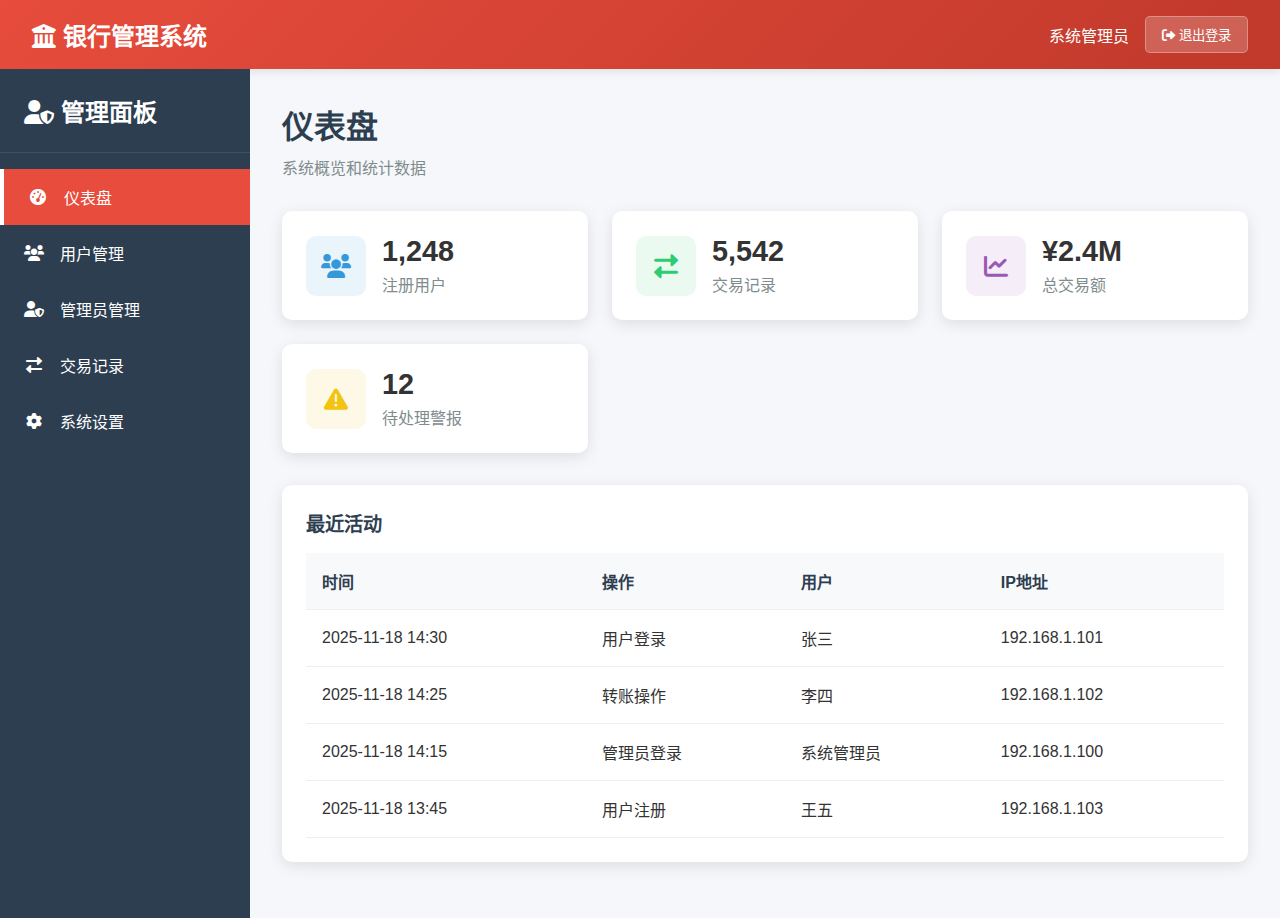
<file: web/admin-home.html>
<!DOCTYPE html>
<html lang="zh-CN">
<head>
    <meta charset="UTF-8">
    <meta name="viewport" content="width=device-width, initial-scale=1.0">
    <title>银行系统 - 管理员后台</title>
    <link rel="stylesheet" href="https://cdnjs.cloudflare.com/ajax/libs/font-awesome/6.0.0/css/all.min.css">
    <style>
        * {
            margin: 0;
            padding: 0;
            box-sizing: border-box;
        }

        body {
            font-family: 'Segoe UI', Tahoma, Geneva, Verdana, sans-serif;
            background-color: #f5f7fa;
            color: #333;
        }

        .header {
            background: linear-gradient(135deg, #e74c3c 0%, #c0392b 100%);
            color: white;
            padding: 1rem 2rem;
            display: flex;
            justify-content: space-between;
            align-items: center;
            box-shadow: 0 2px 10px rgba(0,0,0,0.1);
        }

        .logo {
            font-size: 1.5rem;
            font-weight: bold;
        }

        .user-info {
            display: flex;
            align-items: center;
            gap: 1rem;
        }

        .logout-btn {
            background: rgba(255,255,255,0.2);
            border: 1px solid rgba(255,255,255,0.3);
            color: white;
            padding: 0.5rem 1rem;
            border-radius: 5px;
            cursor: pointer;
            transition: all 0.3s ease;
        }

        .logout-btn:hover {
            background: rgba(255,255,255,0.3);
        }

        .container {
            display: flex;
            min-height: calc(100vh - 70px);
        }

        /* 侧边栏样式 */
        .sidebar {
            width: 250px;
            background: #2c3e50;
            color: white;
            transition: all 0.3s ease;
        }

        .sidebar-header {
            padding: 1.5rem;
            border-bottom: 1px solid rgba(255,255,255,0.1);
        }

        .sidebar-menu {
            padding: 1rem 0;
        }

        .menu-item {
            padding: 1rem 1.5rem;
            display: flex;
            align-items: center;
            gap: 1rem;
            cursor: pointer;
            transition: all 0.3s ease;
        }

        .menu-item:hover {
            background: rgba(255,255,255,0.1);
        }

        .menu-item.active {
            background: #e74c3c;
            border-left: 4px solid #fff;
        }

        .menu-item i {
            width: 20px;
            text-align: center;
        }

        /* 主内容区域 */
        .main-content {
            flex: 1;
            padding: 2rem;
            overflow-y: auto;
        }

        .page-header {
            margin-bottom: 2rem;
        }

        .page-header h1 {
            color: #2c3e50;
            margin-bottom: 0.5rem;
        }

        .page-header p {
            color: #7f8c8d;
        }

        /* 卡片样式 */
        .card {
            background: white;
            border-radius: 10px;
            box-shadow: 0 4px 15px rgba(0,0,0,0.1);
            padding: 1.5rem;
            margin-bottom: 1.5rem;
        }

        .card-header {
            display: flex;
            justify-content: space-between;
            align-items: center;
            margin-bottom: 1rem;
        }

        .card-title {
            font-size: 1.2rem;
            font-weight: 600;
            color: #2c3e50;
        }

        .btn {
            padding: 0.5rem 1rem;
            border-radius: 5px;
            border: none;
            cursor: pointer;
            font-weight: 500;
            transition: all 0.3s ease;
        }

        .btn-primary {
            background: #3498db;
            color: white;
        }

        .btn-primary:hover {
            background: #2980b9;
        }

        .btn-danger {
            background: #e74c3c;
            color: white;
        }

        .btn-danger:hover {
            background: #c0392b;
        }

        /* 表格样式 */
        .table-container {
            overflow-x: auto;
        }

        table {
            width: 100%;
            border-collapse: collapse;
        }

        th, td {
            padding: 1rem;
            text-align: left;
            border-bottom: 1px solid #ecf0f1;
        }

        th {
            background: #f8f9fa;
            font-weight: 600;
            color: #2c3e50;
        }

        tr:hover {
            background: #f8f9fa;
        }

        .status {
            padding: 0.3rem 0.8rem;
            border-radius: 20px;
            font-size: 0.85rem;
            font-weight: 500;
        }

        .status.active {
            background: rgba(46, 204, 113, 0.2);
            color: #27ae60;
        }

        .status.inactive {
            background: rgba(231, 76, 60, 0.2);
            color: #e74c3c;
        }

        /* 表单样式 */
        .form-group {
            margin-bottom: 1rem;
        }

        .form-group label {
            display: block;
            margin-bottom: 0.5rem;
            font-weight: 500;
        }

        .form-control {
            width: 100%;
            padding: 0.75rem;
            border: 1px solid #ddd;
            border-radius: 5px;
            font-size: 1rem;
        }

        .form-control:focus {
            outline: none;
            border-color: #3498db;
            box-shadow: 0 0 0 3px rgba(52, 152, 219, 0.1);
        }

        /* 仪表盘样式 */
        .stats-grid {
            display: grid;
            grid-template-columns: repeat(auto-fit, minmax(250px, 1fr));
            gap: 1.5rem;
            margin-bottom: 2rem;
        }

        .stat-card {
            background: white;
            border-radius: 10px;
            padding: 1.5rem;
            box-shadow: 0 4px 15px rgba(0,0,0,0.1);
            display: flex;
            align-items: center;
            gap: 1rem;
        }

        .stat-icon {
            width: 60px;
            height: 60px;
            border-radius: 10px;
            display: flex;
            align-items: center;
            justify-content: center;
            font-size: 1.5rem;
        }

        .stat-icon.users {
            background: rgba(52, 152, 219, 0.1);
            color: #3498db;
        }

        .stat-icon.transactions {
            background: rgba(46, 204, 113, 0.1);
            color: #2ecc71;
        }

        .stat-icon.revenue {
            background: rgba(155, 89, 182, 0.1);
            color: #9b59b6;
        }

        .stat-icon.alerts {
            background: rgba(241, 196, 15, 0.1);
            color: #f1c40f;
        }

        .stat-info h3 {
            font-size: 1.8rem;
            margin-bottom: 0.25rem;
        }

        .stat-info p {
            color: #7f8c8d;
            margin: 0;
        }

        /* 响应式设计 */
        @media (max-width: 768px) {
            .container {
                flex-direction: column;
            }
            
            .sidebar {
                width: 100%;
            }
            
            .header {
                flex-direction: column;
                gap: 1rem;
                text-align: center;
            }
            
            .stats-grid {
                grid-template-columns: 1fr;
            }
        }
    </style>
</head>
<body>
    <header class="header">
        <div class="logo">
            <i class="fas fa-university"></i> 银行管理系统
        </div>
        <div class="user-info">
            <span id="adminName">管理员</span>
            <button class="logout-btn" id="logoutBtn">
                <i class="fas fa-sign-out-alt"></i> 退出登录
            </button>
        </div>
    </header>

    <div class="container">
        <!-- 侧边栏 -->
        <div class="sidebar">
            <div class="sidebar-header">
                <h2><i class="fas fa-user-shield"></i> 管理面板</h2>
            </div>
            <div class="sidebar-menu">
                <div class="menu-item active" data-target="dashboard">
                    <i class="fas fa-tachometer-alt"></i>
                    <span>仪表盘</span>
                </div>
                <div class="menu-item" data-target="users">
                    <i class="fas fa-users"></i>
                    <span>用户管理</span>
                </div>
                <div class="menu-item" data-target="admins">
                    <i class="fas fa-user-shield"></i>
                    <span>管理员管理</span>
                </div>
                <div class="menu-item" data-target="transactions">
                    <i class="fas fa-exchange-alt"></i>
                    <span>交易记录</span>
                </div>
                <div class="menu-item" data-target="settings">
                    <i class="fas fa-cog"></i>
                    <span>系统设置</span>
                </div>
            </div>
        </div>

        <!-- 主内容区域 -->
        <div class="main-content">
            <!-- 仪表盘 -->
            <div id="dashboard" class="content-section">
                <div class="page-header">
                    <h1>仪表盘</h1>
                    <p>系统概览和统计数据</p>
                </div>

                <div class="stats-grid">
                    <div class="stat-card">
                        <div class="stat-icon users">
                            <i class="fas fa-users"></i>
                        </div>
                        <div class="stat-info">
                            <h3 id="userCount">1,248</h3>
                            <p>注册用户</p>
                        </div>
                    </div>
                    <div class="stat-card">
                        <div class="stat-icon transactions">
                            <i class="fas fa-exchange-alt"></i>
                        </div>
                        <div class="stat-info">
                            <h3 id="transactionCount">5,542</h3>
                            <p>交易记录</p>
                        </div>
                    </div>
                    <div class="stat-card">
                        <div class="stat-icon revenue">
                            <i class="fas fa-chart-line"></i>
                        </div>
                        <div class="stat-info">
                            <h3 id="revenue">¥2.4M</h3>
                            <p>总交易额</p>
                        </div>
                    </div>
                    <div class="stat-card">
                        <div class="stat-icon alerts">
                            <i class="fas fa-exclamation-triangle"></i>
                        </div>
                        <div class="stat-info">
                            <h3 id="alertCount">12</h3>
                            <p>待处理警报</p>
                        </div>
                    </div>
                </div>

                <div class="card">
                    <div class="card-header">
                        <div class="card-title">最近活动</div>
                    </div>
                    <div class="table-container">
                        <table>
                            <thead>
                                <tr>
                                    <th>时间</th>
                                    <th>操作</th>
                                    <th>用户</th>
                                    <th>IP地址</th>
                                </tr>
                            </thead>
                            <tbody>
                                <tr>
                                    <td>2025-11-18 14:30</td>
                                    <td>用户登录</td>
                                    <td>张三</td>
                                    <td>192.168.1.101</td>
                                </tr>
                                <tr>
                                    <td>2025-11-18 14:25</td>
                                    <td>转账操作</td>
                                    <td>李四</td>
                                    <td>192.168.1.102</td>
                                </tr>
                                <tr>
                                    <td>2025-11-18 14:15</td>
                                    <td>管理员登录</td>
                                    <td>系统管理员</td>
                                    <td>192.168.1.100</td>
                                </tr>
                                <tr>
                                    <td>2025-11-18 13:45</td>
                                    <td>用户注册</td>
                                    <td>王五</td>
                                    <td>192.168.1.103</td>
                                </tr>
                            </tbody>
                        </table>
                    </div>
                </div>
            </div>

            <!-- 用户管理 -->
            <div id="users" class="content-section" style="display: none;">
                <div class="page-header">
                    <h1>用户管理</h1>
                    <p>管理系统中的所有用户</p>
                </div>

                <div class="card">
                    <div class="card-header">
                        <div class="card-title">用户列表</div>
                        <button class="btn btn-primary" id="addUserBtn">
                            <i class="fas fa-plus"></i> 添加用户
                        </button>
                    </div>
                    <div class="table-container">
                        <table>
                            <thead>
                                <tr>
                                    <th>ID</th>
                                    <th>用户名</th>
                                    <th>姓名</th>
                                    <th>手机号</th>
                                    <th>卡号</th>
                                    <th>状态</th>
                                    <th>操作</th>
                                </tr>
                            </thead>
                            <tbody>
                                <tr>
                                    <td>1</td>
                                    <td>zhangsan</td>
                                    <td>张三</td>
                                    <td>13800138000</td>
                                    <td>6222****1234</td>
                                    <td><span class="status active">启用</span></td>
                                    <td>
                                        <button class="btn btn-primary" style="padding: 0.3rem 0.6rem; margin-right: 0.5rem;">
                                            <i class="fas fa-edit"></i>
                                        </button>
                                        <button class="btn btn-danger" style="padding: 0.3rem 0.6rem;">
                                            <i class="fas fa-trash"></i>
                                        </button>
                                    </td>
                                </tr>
                                <tr>
                                    <td>2</td>
                                    <td>lisi</td>
                                    <td>李四</td>
                                    <td>13800138001</td>
                                    <td>6222****5678</td>
                                    <td><span class="status active">启用</span></td>
                                    <td>
                                        <button class="btn btn-primary" style="padding: 0.3rem 0.6rem; margin-right: 0.5rem;">
                                            <i class="fas fa-edit"></i>
                                        </button>
                                        <button class="btn btn-danger" style="padding: 0.3rem 0.6rem;">
                                            <i class="fas fa-trash"></i>
                                        </button>
                                    </td>
                                </tr>
                            </tbody>
                        </table>
                    </div>
                </div>
            </div>

            <!-- 管理员管理 -->
            <div id="admins" class="content-section" style="display: none;">
                <div class="page-header">
                    <h1>管理员管理</h1>
                    <p>管理系统中的所有管理员</p>
                </div>

                <div class="card">
                    <div class="card-header">
                        <div class="card-title">管理员列表</div>
                        <button class="btn btn-primary" id="addAdminBtn">
                            <i class="fas fa-plus"></i> 添加管理员
                        </button>
                    </div>
                    <div class="table-container">
                        <table>
                            <thead>
                                <tr>
                                    <th>ID</th>
                                    <th>用户名</th>
                                    <th>姓名</th>
                                    <th>手机号</th>
                                    <th>状态</th>
                                    <th>操作</th>
                                </tr>
                            </thead>
                            <tbody>
                                <tr>
                                    <td>1</td>
                                    <td>admin</td>
                                    <td>系统管理员</td>
                                    <td>13800138000</td>
                                    <td><span class="status active">启用</span></td>
                                    <td>
                                        <button class="btn btn-primary" style="padding: 0.3rem 0.6rem; margin-right: 0.5rem;">
                                            <i class="fas fa-edit"></i>
                                        </button>
                                        <button class="btn btn-danger" style="padding: 0.3rem 0.6rem;">
                                            <i class="fas fa-trash"></i>
                                        </button>
                                    </td>
                                </tr>
                                <tr>
                                    <td>2</td>
                                    <td>manager</td>
                                    <td>业务经理</td>
                                    <td>13800138004</td>
                                    <td><span class="status active">启用</span></td>
                                    <td>
                                        <button class="btn btn-primary" style="padding: 0.3rem 0.6rem; margin-right: 0.5rem;">
                                            <i class="fas fa-edit"></i>
                                        </button>
                                        <button class="btn btn-danger" style="padding: 0.3rem 0.6rem;">
                                            <i class="fas fa-trash"></i>
                                        </button>
                                    </td>
                                </tr>
                            </tbody>
                        </table>
                    </div>
                </div>
            </div>

            <!-- 交易记录 -->
            <div id="transactions" class="content-section" style="display: none;">
                <div class="page-header">
                    <h1>交易记录</h1>
                    <p>查看所有交易历史</p>
                </div>

                <div class="card">
                    <div class="card-header">
                        <div class="card-title">交易列表</div>
                    </div>
                    <div class="table-container">
                        <table>
                            <thead>
                                <tr>
                                    <th>时间</th>
                                    <th>交易类型</th>
                                    <th>账户</th>
                                    <th>金额</th>
                                    <th>余额</th>
                                    <th>状态</th>
                                </tr>
                            </thead>
                            <tbody>
                                <tr>
                                    <td>2025-11-18 14:30</td>
                                    <td>存款</td>
                                    <td>张三 (6222****1234)</td>
                                    <td>+¥5,000.00</td>
                                    <td>¥12,500.00</td>
                                    <td><span class="status active">成功</span></td>
                                </tr>
                                <tr>
                                    <td>2025-11-18 14:25</td>
                                    <td>转账</td>
                                    <td>李四 → 王五</td>
                                    <td>-¥2,000.00</td>
                                    <td>¥8,300.00</td>
                                    <td><span class="status active">成功</span></td>
                                </tr>
                            </tbody>
                        </table>
                    </div>
                </div>
            </div>

            <!-- 系统设置 -->
            <div id="settings" class="content-section" style="display: none;">
                <div class="page-header">
                    <h1>系统设置</h1>
                    <p>配置系统参数</p>
                </div>

                <div class="card">
                    <div class="card-header">
                        <div class="card-title">基本设置</div>
                    </div>
                    <form>
                        <div class="form-group">
                            <label for="systemName">系统名称</label>
                            <input type="text" id="systemName" class="form-control" value="银行管理系统">
                        </div>
                        <div class="form-group">
                            <label for="systemVersion">系统版本</label>
                            <input type="text" id="systemVersion" class="form-control" value="v1.0.0" readonly>
                        </div>
                        <div class="form-group">
                            <label for="maxLoginAttempts">最大登录尝试次数</label>
                            <input type="number" id="maxLoginAttempts" class="form-control" value="5">
                        </div>
                        <div class="form-group">
                            <label for="sessionTimeout">会话超时时间(分钟)</label>
                            <input type="number" id="sessionTimeout" class="form-control" value="30">
                        </div>
                        <button type="submit" class="btn btn-primary">
                            <i class="fas fa-save"></i> 保存设置
                        </button>
                    </form>
                </div>
            </div>
        </div>
    </div>

    <script>
        // 页面加载完成后初始化
        document.addEventListener('DOMContentLoaded', function() {
            // 初始化用户信息
            initializeAdminInfo();
            
            // 绑定菜单项点击事件
            document.querySelectorAll('.menu-item').forEach(item => {
                item.addEventListener('click', function() {
                    const target = this.getAttribute('data-target');
                    showSection(target);
                    
                    // 更新激活状态
                    document.querySelectorAll('.menu-item').forEach(menuItem => {
                        menuItem.classList.remove('active');
                    });
                    this.classList.add('active');
                });
            });
            
            // 绑定登出按钮事件
            document.getElementById('logoutBtn').addEventListener('click', handleLogout);
        });

        // 初始化管理员信息
        function initializeAdminInfo() {
            // 在实际应用中，这里应该从服务器获取管理员信息
            // 这里为了演示，我们使用默认值
            document.getElementById('adminName').textContent = '系统管理员';
        }

        // 显示指定部分
        function showSection(sectionId) {
            // 隐藏所有部分
            document.querySelectorAll('.content-section').forEach(section => {
                section.style.display = 'none';
            });
            
            // 显示指定部分
            document.getElementById(sectionId).style.display = 'block';
        }

        // 处理登出
        async function handleLogout() {
            if (confirm('确定要退出登录吗？')) {
                try {
                    const response = await fetch('/admin/logout', {
                        method: 'POST',
                        headers: {
                            'Content-Type': 'application/json',
                        }
                    });
                    
                    const result = await response.json();
                    
                    if (result.success) {
                        // 登出成功，跳转到登录页面
                        window.location.href = '/admin-login.html';
                    } else {
                        alert(result.message || '登出失败');
                    }
                } catch (error) {
                    console.error('登出错误:', error);
                    alert('网络错误，请稍后重试');
                }
            }
        }
    </script>
</body>
</html>
</file>
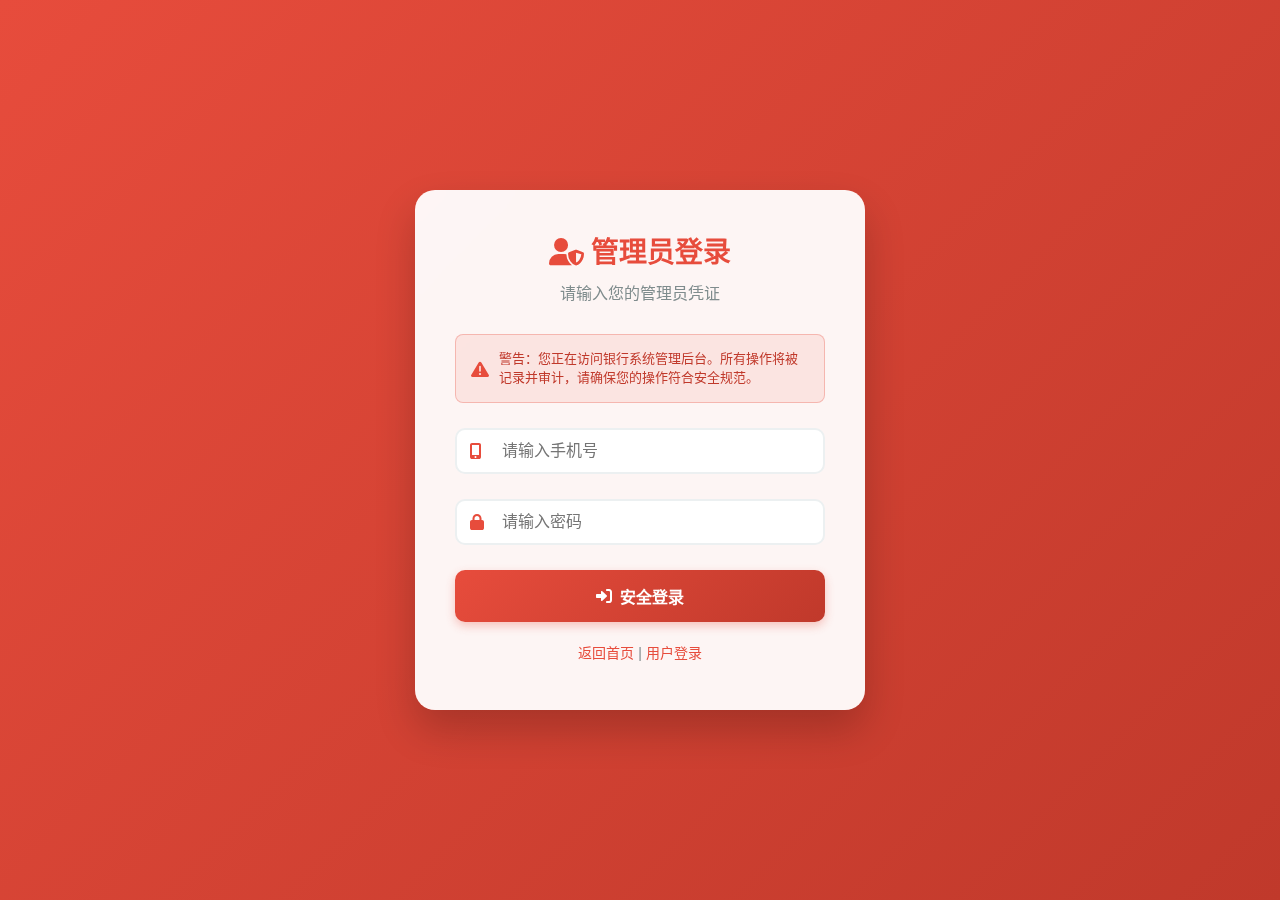
<file: web/admin-login.html>
<!DOCTYPE html>
<html lang="zh-CN">
<head>
    <meta charset="UTF-8">
    <meta name="viewport" content="width=device-width, initial-scale=1.0">
    <title>银行系统 - 管理员登录</title>
    <link rel="stylesheet" href="css/style.css">
    <link rel="stylesheet" href="https://cdnjs.cloudflare.com/ajax/libs/font-awesome/6.0.0/css/all.min.css">
    <style>
        body {
            background: linear-gradient(135deg, #e74c3c 0%, #c0392b 100%);
            min-height: 100vh;
            display: flex;
            align-items: center;
            justify-content: center;
            font-family: 'Segoe UI', Tahoma, Geneva, Verdana, sans-serif;
        }
        
        .admin-login-container {
            background: rgba(255, 255, 255, 0.95);
            border-radius: 20px;
            box-shadow: 0 20px 40px rgba(0, 0, 0, 0.2);
            padding: 40px;
            width: 100%;
            max-width: 450px;
            animation: slideInUp 0.6s ease-out;
            backdrop-filter: blur(10px);
        }
        
        .admin-login-header {
            text-align: center;
            margin-bottom: 30px;
        }
        
        .admin-login-header h2 {
            color: #e74c3c;
            font-size: 28px;
            margin-bottom: 10px;
            font-weight: 600;
        }
        
        .admin-login-header p {
            color: #7f8c8d;
            font-size: 16px;
        }
        
        .input-group {
            position: relative;
            display: flex;
            align-items: center;
            margin-bottom: 25px;
        }
        
        .input-group i {
            position: absolute;
            left: 15px;
            color: #e74c3c;
            font-size: 16px;
            z-index: 1;
        }
        
        .input-group input {
            width: 100%;
            padding: 12px 15px 12px 45px;
            border: 2px solid #ecf0f1;
            border-radius: 10px;
            font-size: 16px;
            transition: all 0.3s ease;
            background: white;
        }
        
        .input-group input:focus {
            outline: none;
            border-color: #e74c3c;
            box-shadow: 0 0 0 3px rgba(231, 76, 60, 0.1);
        }
        
        .input-group input:hover {
            border-color: #bdc3c7;
        }
        
        .admin-login-btn {
            width: 100%;
            padding: 14px;
            background: linear-gradient(135deg, #e74c3c, #c0392b);
            color: white;
            border: none;
            border-radius: 10px;
            font-size: 16px;
            font-weight: 600;
            cursor: pointer;
            transition: all 0.3s ease;
            display: flex;
            align-items: center;
            justify-content: center;
            gap: 8px;
            margin-bottom: 20px;
            box-shadow: 0 4px 10px rgba(231, 76, 60, 0.3);
        }
        
        .admin-login-btn:hover {
            background: linear-gradient(135deg, #c0392b, #a93226);
            transform: translateY(-2px);
            box-shadow: 0 8px 20px rgba(231, 76, 60, 0.3);
        }
        
        .admin-login-btn:active {
            transform: translateY(0);
        }
        
        .admin-login-footer {
            text-align: center;
            font-size: 14px;
            color: #7f8c8d;
        }
        
        .admin-login-footer a {
            color: #e74c3c;
            text-decoration: none;
            font-weight: 500;
            transition: color 0.3s ease;
        }
        
        .admin-login-footer a:hover {
            color: #c0392b;
            text-decoration: underline;
        }
        
        .security-notice {
            background: rgba(231, 76, 60, 0.1);
            border: 1px solid rgba(231, 76, 60, 0.3);
            border-radius: 8px;
            padding: 15px;
            margin-bottom: 25px;
            display: flex;
            align-items: center;
            gap: 10px;
        }
        
        .security-notice i {
            color: #e74c3c;
            font-size: 18px;
        }
        
        .security-notice p {
            color: #c0392b;
            font-size: 13px;
            line-height: 1.4;
            margin: 0;
        }
        
        /* 加载遮罩层 */
        .loading-overlay {
            position: fixed;
            top: 0;
            left: 0;
            width: 100%;
            height: 100%;
            background: rgba(0, 0, 0, 0.8);
            display: none;
            align-items: center;
            justify-content: center;
            z-index: 9999;
            flex-direction: column;
            backdrop-filter: blur(5px);
        }
        
        .loading-overlay.show {
            display: flex;
        }
        
        /* 加载动画 */
        .spinner {
            width: 50px;
            height: 50px;
            border: 4px solid rgba(255, 255, 255, 0.3);
            border-top: 4px solid white;
            border-radius: 50%;
            animation: spin 1s linear infinite;
            margin-bottom: 20px;
        }
        
        .loading-overlay p {
            color: white;
            font-size: 16px;
            font-weight: 500;
        }
        
        /* 模态框样式 */
        .modal {
            display: none;
            position: fixed;
            z-index: 10000;
            left: 0;
            top: 0;
            width: 100%;
            height: 100%;
            background-color: rgba(0, 0, 0, 0.5);
            animation: fadeIn 0.3s ease;
            backdrop-filter: blur(3px);
        }
        
        .modal.show {
            display: block;
        }
        
        .modal-content {
            background-color: white;
            margin: 10% auto;
            padding: 30px;
            border-radius: 15px;
            width: 90%;
            max-width: 400px;
            position: relative;
            animation: slideInUp 0.3s ease;
            box-shadow: 0 20px 40px rgba(0, 0, 0, 0.2);
        }
        
        .close {
            position: absolute;
            right: 15px;
            top: 15px;
            color: #aaa;
            font-size: 28px;
            font-weight: bold;
            cursor: pointer;
            transition: color 0.3s ease;
        }
        
        .close:hover {
            color: #000;
        }
        
        #messageContent {
            text-align: center;
            font-size: 16px;
            line-height: 1.5;
        }
        
        /* 消息类型样式 */
        #messageContent.success {
            color: #27ae60;
        }
        
        #messageContent.error {
            color: #e74c3c;
        }
        
        #messageContent.info {
            color: #3498db;
        }
        
        #messageContent.warning {
            color: #f39c12;
        }
        
        /* 动画效果 */
        @keyframes slideInUp {
            from {
                transform: translateY(30px);
                opacity: 0;
            }
            to {
                transform: translateY(0);
                opacity: 1;
            }
        }
        
        @keyframes fadeIn {
            from {
                opacity: 0;
            }
            to {
                opacity: 1;
            }
        }
        
        @keyframes spin {
            0% { transform: rotate(0deg); }
            100% { transform: rotate(360deg); }
        }
        
        /* 响应式设计 */
        @media (max-width: 768px) {
            .admin-login-container {
                padding: 30px 20px;
                margin: 20px;
            }
            
            .admin-login-header h2 {
                font-size: 24px;
            }
        }
        
        @media (max-width: 480px) {
            .admin-login-container {
                padding: 20px 15px;
            }
            
            .input-group input {
                padding: 10px 15px 10px 40px;
                font-size: 14px;
            }
            
            .admin-login-btn {
                padding: 12px;
                font-size: 14px;
            }
        }
    </style>
</head>
<body>
    <div class="admin-login-container">
        <div class="admin-login-header">
            <h2><i class="fas fa-user-shield"></i> 管理员登录</h2>
            <p>请输入您的管理员凭证</p>
        </div>
        
        <div class="security-notice">
            <i class="fas fa-exclamation-triangle"></i>
            <p>警告：您正在访问银行系统管理后台。所有操作将被记录并审计，请确保您的操作符合安全规范。</p>
        </div>
        
        <form id="adminLoginForm" class="admin-login-form">
            <div class="input-group">
                <i class="fas fa-mobile-alt"></i>
                <input type="tel" id="adminMobile" name="mobile" required placeholder="请输入手机号">
            </div>
            
            <div class="input-group">
                <i class="fas fa-lock"></i>
                <input type="password" id="adminPassword" name="password" required placeholder="请输入密码">
            </div>
            
            <button type="submit" class="admin-login-btn">
                <i class="fas fa-sign-in-alt"></i> 安全登录
            </button>
        </form>
        
        <div class="admin-login-footer">
            <p><a href="index.html">返回首页</a> | <a href="login-register.html">用户登录</a></p>
        </div>
    </div>
    
    <div id="loadingOverlay" class="loading-overlay">
        <div class="spinner"></div>
        <p>正在验证身份...</p>
    </div>
    
    <div id="messageModal" class="modal">
        <div class="modal-content">
            <span class="close">&times;</span>
            <div id="messageContent"></div>
        </div>
    </div>

    <script>
        // 页面加载完成后初始化
        document.addEventListener('DOMContentLoaded', function() {
            // 绑定表单事件
            document.getElementById('adminLoginForm').addEventListener('submit', handleAdminLogin);
            
            // 绑定模态框关闭事件
            document.querySelector('.close').addEventListener('click', function() {
                document.getElementById('messageModal').classList.remove('show');
            });
            
            // 点击模态框外部关闭
            window.addEventListener('click', function(event) {
                const modal = document.getElementById('messageModal');
                if (event.target === modal) {
                    modal.classList.remove('show');
                }
            });
        });
        
        // 处理管理员登录
        async function handleAdminLogin(e) {
            e.preventDefault();
            
            const mobile = document.getElementById('adminMobile').value;
            const password = document.getElementById('adminPassword').value;
            
            // 基本验证
            if (!mobile || !password) {
                showMessage('请填写所有必填字段', 'error');
                return;
            }
            
            // 手机号格式验证
            if (!/^1[3-9]\d{9}$/.test(mobile)) {
                showMessage('请输入正确的手机号码', 'error');
                document.getElementById('adminMobile').classList.add('invalid');
                return;
            }
            
            try {
                showLoading(true);
                
                // 使用相对路径而不是绝对路径
                const response = await fetch('./login', {
                    method: 'POST',
                    headers: {
                        'Content-Type': 'application/json',
                    },
                    body: JSON.stringify({
                        mobile: mobile,
                        pwd: password,
                        loginType: 'admin'
                    })
                });
                
                // 检查响应状态
                if (!response.ok) {
                    throw new Error(`HTTP error! status: ${response.status}`);
                }
                
                const result = await response.json();
                
                if (result.success) {
                    showMessage('登录成功！正在跳转到管理后台...', 'success');
                    // 延迟跳转到管理员主页
                    setTimeout(() => {
                        window.location.href = './admin-home.html';
                    }, 1500);
                } else {
                    showMessage(result.message || '登录失败，请检查手机号和密码', 'error');
                }
            } catch (error) {
                console.error('登录错误:', error);
                showMessage('网络错误，请稍后重试 (' + error.message + ')', 'error');
            } finally {
                showLoading(false);
            }
        }
        
        // 显示消息
        function showMessage(message, type) {
            const messageContent = document.getElementById('messageContent');
            messageContent.textContent = message;
            messageContent.className = type;
            document.getElementById('messageModal').classList.add('show');
        }
        
        // 显示/隐藏加载遮罩
        function showLoading(show) {
            const loadingOverlay = document.getElementById('loadingOverlay');
            if (show) {
                loadingOverlay.classList.add('show');
            } else {
                loadingOverlay.classList.remove('show');
            }
        }
    </script>
</body>
</html>
</file>
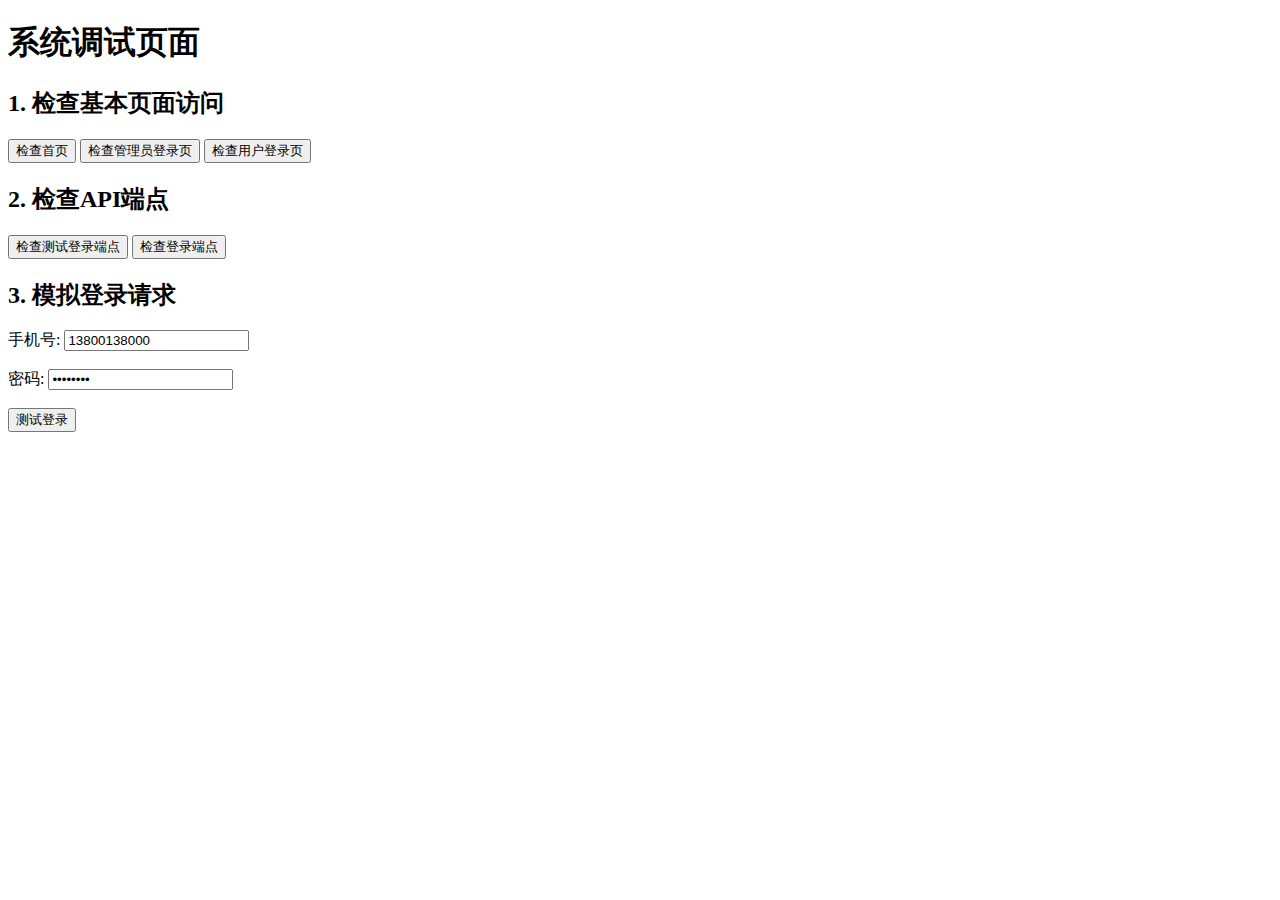
<file: web/debug.html>
<!DOCTYPE html>
<html>
<head>
    <title>调试页面</title>
    <script src="https://cdnjs.cloudflare.com/ajax/libs/jquery/3.6.0/jquery.min.js"></script>
</head>
<body>
<h1>系统调试页面</h1>

<div>
    <h2>1. 检查基本页面访问</h2>
    <button onclick="checkPage('index.html')">检查首页</button>
    <button onclick="checkPage('admin-login.html')">检查管理员登录页</button>
    <button onclick="checkPage('login-register.html')">检查用户登录页</button>
    <div id="pageCheckResult"></div>
</div>

<div>
    <h2>2. 检查API端点</h2>
    <button onclick="checkEndpoint('./test-login')">检查测试登录端点</button>
    <button onclick="checkEndpoint('./login')">检查登录端点</button>
    <div id="endpointCheckResult"></div>
</div>

<div>
    <h2>3. 模拟登录请求</h2>
    <form id="testForm">
        <label>手机号: <input type="text" id="mobile" value="13800138000"></label><br><br>
        <label>密码: <input type="password" id="password" value="admin123"></label><br><br>
        <button type="button" onclick="testLogin()">测试登录</button>
    </form>
    <div id="loginTestResult"></div>
</div>

<script>
    function checkPage(page) {
        $.ajax({
            url: page,
            method: 'GET',
            success: function(data) {
                $('#pageCheckResult').html('<p style="color: green;">页面 ' + page + ' 访问成功</p>');
            },
            error: function(xhr, status, error) {
                $('#pageCheckResult').html('<p style="color: red;">页面 ' + page + ' 访问失败: ' + error + '</p>');
            }
        });
    }

    function checkEndpoint(endpoint) {
        $.ajax({
            url: endpoint,
            method: 'GET',
            success: function(data) {
                $('#endpointCheckResult').html('<p style="color: green;">端点 ' + endpoint + ' 访问成功: ' + JSON.stringify(data) + '</p>');
            },
            error: function(xhr, status, error) {
                $('#endpointCheckResult').html('<p style="color: red;">端点 ' + endpoint + ' 访问失败: ' + error + '</p>');
            }
        });
    }

    function testLogin() {
        const mobile = $('#mobile').val();
        const password = $('#password').val();
        
        $.ajax({
            url: './login',
            method: 'POST',
            contentType: 'application/json',
            data: JSON.stringify({
                mobile: mobile,
                pwd: password,
                loginType: 'admin'
            }),
            success: function(data) {
                $('#loginTestResult').html('<p style="color: green;">登录测试成功: ' + JSON.stringify(data) + '</p>');
            },
            error: function(xhr, status, error) {
                $('#loginTestResult').html('<p style="color: red;">登录测试失败: ' + error + '<br>响应内容: ' + xhr.responseText + '</p>');
            }
        });
    }
</script>
</body>
</html>
</file>
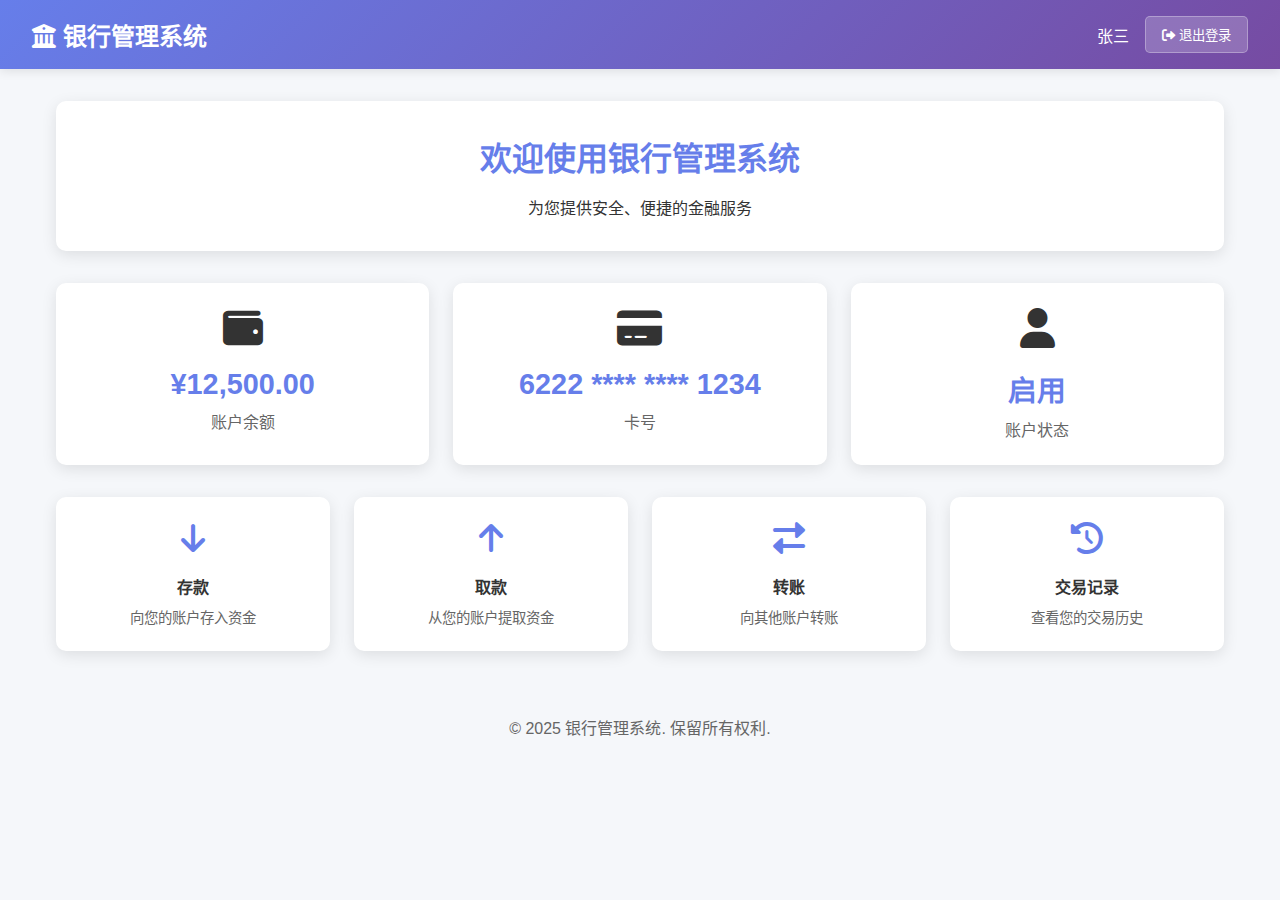
<file: web/home.html>
<!DOCTYPE html>
<html lang="zh-CN">
<head>
    <meta charset="UTF-8">
    <meta name="viewport" content="width=device-width, initial-scale=1.0">
    <title>银行系统 - 首页</title>
    <link rel="stylesheet" href="https://cdnjs.cloudflare.com/ajax/libs/font-awesome/6.0.0/css/all.min.css">
    <style>
        * {
            margin: 0;
            padding: 0;
            box-sizing: border-box;
        }

        body {
            font-family: 'Segoe UI', Tahoma, Geneva, Verdana, sans-serif;
            background-color: #f5f7fa;
            color: #333;
        }

        .header {
            background: linear-gradient(135deg, #667eea 0%, #764ba2 100%);
            color: white;
            padding: 1rem 2rem;
            display: flex;
            justify-content: space-between;
            align-items: center;
            box-shadow: 0 2px 10px rgba(0,0,0,0.1);
        }

        .logo {
            font-size: 1.5rem;
            font-weight: bold;
        }

        .user-info {
            display: flex;
            align-items: center;
            gap: 1rem;
        }

        .logout-btn {
            background: rgba(255,255,255,0.2);
            border: 1px solid rgba(255,255,255,0.3);
            color: white;
            padding: 0.5rem 1rem;
            border-radius: 5px;
            cursor: pointer;
            transition: all 0.3s ease;
        }

        .logout-btn:hover {
            background: rgba(255,255,255,0.3);
        }

        .container {
            max-width: 1200px;
            margin: 2rem auto;
            padding: 0 1rem;
        }

        .welcome-card {
            background: white;
            border-radius: 10px;
            padding: 2rem;
            box-shadow: 0 4px 15px rgba(0,0,0,0.1);
            margin-bottom: 2rem;
            text-align: center;
        }

        .welcome-card h1 {
            color: #667eea;
            margin-bottom: 1rem;
        }

        .stats-grid {
            display: grid;
            grid-template-columns: repeat(auto-fit, minmax(250px, 1fr));
            gap: 1.5rem;
            margin-bottom: 2rem;
        }

        .stat-card {
            background: white;
            border-radius: 10px;
            padding: 1.5rem;
            box-shadow: 0 4px 15px rgba(0,0,0,0.1);
            text-align: center;
            transition: transform 0.3s ease;
        }

        .stat-card:hover {
            transform: translateY(-5px);
        }

        .stat-icon {
            font-size: 2.5rem;
            margin-bottom: 1rem;
        }

        .stat-value {
            font-size: 1.8rem;
            font-weight: bold;
            color: #667eea;
            margin-bottom: 0.5rem;
        }

        .stat-label {
            color: #666;
            font-size: 1rem;
        }

        .actions-grid {
            display: grid;
            grid-template-columns: repeat(auto-fit, minmax(200px, 1fr));
            gap: 1.5rem;
        }

        .action-card {
            background: white;
            border-radius: 10px;
            padding: 1.5rem;
            box-shadow: 0 4px 15px rgba(0,0,0,0.1);
            text-align: center;
            cursor: pointer;
            transition: all 0.3s ease;
        }

        .action-card:hover {
            transform: translateY(-5px);
            box-shadow: 0 6px 20px rgba(0,0,0,0.15);
        }

        .action-icon {
            font-size: 2rem;
            margin-bottom: 1rem;
            color: #667eea;
        }

        .action-title {
            font-weight: bold;
            margin-bottom: 0.5rem;
        }

        .action-desc {
            color: #666;
            font-size: 0.9rem;
        }

        .footer {
            text-align: center;
            padding: 2rem;
            color: #666;
            margin-top: 2rem;
        }

        @media (max-width: 768px) {
            .header {
                flex-direction: column;
                gap: 1rem;
                text-align: center;
            }
            
            .stats-grid, .actions-grid {
                grid-template-columns: 1fr;
            }
        }
    </style>
</head>
<body>
    <header class="header">
        <div class="logo">
            <i class="fas fa-university"></i> 银行管理系统
        </div>
        <div class="user-info">
            <span id="userName">用户</span>
            <button class="logout-btn" id="logoutBtn">
                <i class="fas fa-sign-out-alt"></i> 退出登录
            </button>
        </div>
    </header>

    <div class="container">
        <div class="welcome-card">
            <h1>欢迎使用银行管理系统</h1>
            <p>为您提供安全、便捷的金融服务</p>
        </div>

        <div class="stats-grid">
            <div class="stat-card">
                <div class="stat-icon">
                    <i class="fas fa-wallet"></i>
                </div>
                <div class="stat-value" id="balance">¥0.00</div>
                <div class="stat-label">账户余额</div>
            </div>
            
            <div class="stat-card">
                <div class="stat-icon">
                    <i class="fas fa-credit-card"></i>
                </div>
                <div class="stat-value" id="cardNo">****</div>
                <div class="stat-label">卡号</div>
            </div>
            
            <div class="stat-card">
                <div class="stat-icon">
                    <i class="fas fa-user"></i>
                </div>
                <div class="stat-value" id="accountStatus">启用</div>
                <div class="stat-label">账户状态</div>
            </div>
        </div>

        <div class="actions-grid">
            <div class="action-card">
                <div class="action-icon">
                    <i class="fas fa-arrow-down"></i>
                </div>
                <div class="action-title">存款</div>
                <div class="action-desc">向您的账户存入资金</div>
            </div>
            
            <div class="action-card">
                <div class="action-icon">
                    <i class="fas fa-arrow-up"></i>
                </div>
                <div class="action-title">取款</div>
                <div class="action-desc">从您的账户提取资金</div>
            </div>
            
            <div class="action-card">
                <div class="action-icon">
                    <i class="fas fa-exchange-alt"></i>
                </div>
                <div class="action-title">转账</div>
                <div class="action-desc">向其他账户转账</div>
            </div>
            
            <div class="action-card">
                <div class="action-icon">
                    <i class="fas fa-history"></i>
                </div>
                <div class="action-title">交易记录</div>
                <div class="action-desc">查看您的交易历史</div>
            </div>
        </div>
    </div>

    <div class="footer">
        <p>&copy; 2025 银行管理系统. 保留所有权利.</p>
    </div>

    <script>
        // 页面加载完成后初始化
        document.addEventListener('DOMContentLoaded', function() {
            // 检查用户是否已登录
            checkLoginStatus();
            
            // 绑定登出按钮事件
            document.getElementById('logoutBtn').addEventListener('click', handleLogout);
        });

        // 检查登录状态
        function checkLoginStatus() {
            // 在实际应用中，这里应该从服务器获取用户信息
            // 这里为了演示，我们使用本地存储
            
            // 模拟用户信息
            const userInfo = {
                nickname: "张三",
                cardNo: "6222 **** **** 1234",
                balance: "12,500.00",
                state: 1 // 1表示启用
            };
            
            // 更新页面上的用户信息
            document.getElementById('userName').textContent = userInfo.nickname;
            document.getElementById('cardNo').textContent = userInfo.cardNo;
            document.getElementById('balance').textContent = '¥' + userInfo.balance;
            document.getElementById('accountStatus').textContent = userInfo.state === 1 ? '启用' : '禁用';
        }

        // 处理登出
        async function handleLogout() {
            if (confirm('确定要退出登录吗？')) {
                try {
                    const response = await fetch('/user/logout', {
                        method: 'POST',
                        headers: {
                            'Content-Type': 'application/json',
                        }
                    });
                    
                    const result = await response.json();
                    
                    if (result.code === 200 || response.ok) {
                        // 登出成功，跳转到登录页面
                        window.location.href = '/login-register.html';
                    } else {
                        alert(result.message || '登出失败');
                    }
                } catch (error) {
                    console.error('登出错误:', error);
                    alert('网络错误，请稍后重试');
                }
            }
        }
    </script>
</body>
</html>
</file>
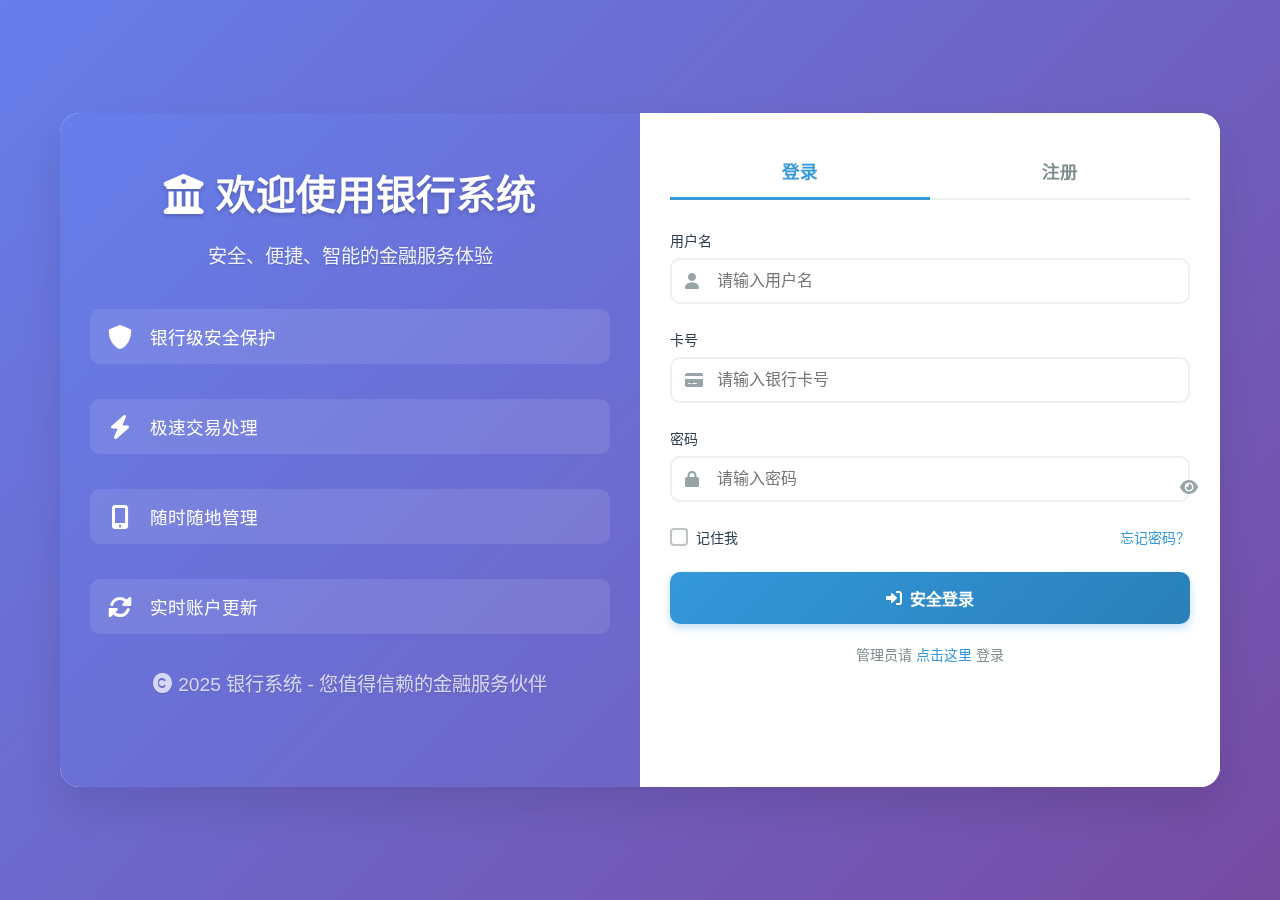
<file: web/login-register.html>
<!DOCTYPE html>
<html lang="zh-CN">
<head>
    <meta charset="UTF-8">
    <meta name="viewport" content="width=device-width, initial-scale=1.0">
    <title>银行系统 - 登录/注册</title>
    <link rel="stylesheet" href="css/style.css">
    <link rel="stylesheet" href="https://cdnjs.cloudflare.com/ajax/libs/font-awesome/6.0.0/css/all.min.css">
    <style>
        /* 增强视觉效果 */
        .welcome-section {
            background: linear-gradient(135deg, #667eea 0%, #764ba2 100%);
            animation: gradientShift 10s ease infinite;
            background-size: 200% 200%;
        }
        
        @keyframes gradientShift {
            0% { background-position: 0% 50%; }
            50% { background-position: 100% 50%; }
            100% { background-position: 0% 50%; }
        }
        
        /* 卡片悬停效果 */
        .feature {
            transition: transform 0.3s ease, box-shadow 0.3s ease;
            padding: 15px;
            border-radius: 10px;
            background: rgba(255, 255, 255, 0.1);
        }
        
        .feature:hover {
            transform: translateY(-5px);
            box-shadow: 0 10px 20px rgba(0, 0, 0, 0.2);
            background: rgba(255, 255, 255, 0.2);
        }
        
        /* 表单动画 */
        .form-content {
            opacity: 0;
            transform: translateX(20px);
            transition: opacity 0.3s ease, transform 0.3s ease;
        }
        
        .form-content.active {
            opacity: 1;
            transform: translateX(0);
        }
        
        /* 按钮增强效果 */
        .login-btn, .register-btn {
            position: relative;
            overflow: hidden;
        }
        
        .login-btn::before, .register-btn::before {
            content: '';
            position: absolute;
            top: 0;
            left: -100%;
            width: 100%;
            height: 100%;
            background: linear-gradient(90deg, transparent, rgba(255, 255, 255, 0.2), transparent);
            transition: 0.5s;
        }
        
        .login-btn:hover::before, .register-btn:hover::before {
            left: 100%;
        }
        
        /* 输入框焦点效果 */
        .input-group input:focus, .input-group select:focus {
            box-shadow: 0 0 0 3px rgba(52, 152, 219, 0.3);
        }
        
        /* 响应式改进 */
        @media (max-width: 768px) {
            .login-register-container {
                flex-direction: column;
                border-radius: 15px;
            }
            
            .welcome-section {
                padding: 30px 20px;
            }
            
            .form-section {
                padding: 20px;
            }
        }
        
        /* 消息框样式 */
        .message-success {
            color: #28a745;
            font-weight: bold;
        }
        
        .message-error {
            color: #dc3545;
            font-weight: bold;
        }
        
        .message-info {
            color: #17a2b8;
            font-weight: bold;
        }
    </style>
</head>
<body>
    <div class="container">
        <!-- 登录注册主容器 -->
        <div class="login-register-container">
            <!-- 左侧欢迎区域 -->
            <div class="welcome-section">
                <h1><i class="fas fa-university"></i> 欢迎使用银行系统</h1>
                <p>安全、便捷、智能的金融服务体验</p>
                <div class="features">
                    <div class="feature">
                        <i class="fas fa-shield-alt"></i>
                        <span>银行级安全保护</span>
                    </div>
                    <div class="feature">
                        <i class="fas fa-bolt"></i>
                        <span>极速交易处理</span>
                    </div>
                    <div class="feature">
                        <i class="fas fa-mobile-alt"></i>
                        <span>随时随地管理</span>
                    </div>
                    <div class="feature">
                        <i class="fas fa-sync-alt"></i>
                        <span>实时账户更新</span>
                    </div>
                </div>
                <div class="welcome-footer">
                    <p><i class="fas fa-copyright"></i> 2025 银行系统 - 您值得信赖的金融服务伙伴</p>
                </div>
            </div>
            
            <!-- 右侧表单区域 -->
            <div class="form-section">
                <!-- 切换标签 -->
                <div class="tab-container">
                    <button class="tab-btn active" data-tab="login">登录</button>
                    <button class="tab-btn" data-tab="register">注册</button>
                </div>
                
                <!-- 登录表单 -->
                <form id="loginForm" class="form-content active">
                    <div class="form-group">
                        <label for="loginNickname">用户名</label>
                        <div class="input-group">
                            <i class="fas fa-user"></i>
                            <input type="text" id="loginNickname" name="nickname" required placeholder="请输入用户名">
                        </div>
                    </div>
                    
                    <div class="form-group">
                        <label for="loginCardNo">卡号</label>
                        <div class="input-group">
                            <i class="fas fa-credit-card"></i>
                            <input type="text" id="loginCardNo" name="cardNo" required placeholder="请输入银行卡号">
                        </div>
                    </div>
                    
                    <div class="form-group">
                        <label for="loginPassword">密码</label>
                        <div class="input-group">
                            <i class="fas fa-lock"></i>
                            <input type="password" id="loginPassword" name="password" required placeholder="请输入密码">
                            <button type="button" class="toggle-password" onclick="togglePassword('loginPassword')">
                                <i class="fas fa-eye"></i>
                            </button>
                        </div>
                    </div>
                    
                    <div class="form-options">
                        <label class="checkbox-label">
                            <input type="checkbox" id="rememberMe">
                            <span class="checkmark"></span>
                            记住我
                        </label>
                        <a href="#" class="forgot-password">忘记密码？</a>
                    </div>
                    
                    <button type="submit" class="login-btn">
                        <i class="fas fa-sign-in-alt"></i> 安全登录
                    </button>
                    
                    <div class="form-footer">
                        <p>管理员请 <a href="admin-login.html">点击这里</a> 登录</p>
                    </div>
                </form>
                
                <!-- 注册表单 -->
                <form id="registerForm" class="form-content">
                    <div class="form-row">
                        <div class="form-group">
                            <label for="regNickname">用户名 *</label>
                            <div class="input-group">
                                <i class="fas fa-user"></i>
                                <input type="text" id="regNickname" name="nickname" required placeholder="请输入用户名">
                            </div>
                            <small class="form-hint">用户名将用于登录</small>
                        </div>
                        
                        <div class="form-group">
                            <label for="regName">真实姓名 *</label>
                            <div class="input-group">
                                <i class="fas fa-id-card"></i>
                                <input type="text" id="regName" name="name" required placeholder="请输入真实姓名">
                            </div>
                        </div>
                    </div>
                    
                    <div class="form-row">
                        <div class="form-group">
                            <label for="regMobile">手机号码 *</label>
                            <div class="input-group">
                                <i class="fas fa-phone"></i>
                                <input type="tel" id="regMobile" name="mobile" required placeholder="请输入手机号码">
                            </div>
                        </div>
                        
                        <div class="form-group">
                            <label for="regIdNum">身份证号 *</label>
                            <div class="input-group">
                                <i class="fas fa-address-card"></i>
                                <input type="text" id="regIdNum" name="idNum" required placeholder="请输入身份证号码">
                            </div>
                        </div>
                    </div>
                    
                    <div class="form-row">
                        <div class="form-group">
                            <label for="regCardType">卡类型 *</label>
                            <div class="input-group">
                                <i class="fas fa-credit-card"></i>
                                <select id="regCardType" name="cardType" required>
                                    <option value="">请选择卡类型</option>
                                    <option value="1">储蓄卡</option>
                                    <option value="2">信用卡</option>
                                    <option value="3">社保卡</option>
                                </select>
                            </div>
                        </div>
                        
                        <div class="form-group">
                            <label for="regCardNo">银行卡号 *</label>
                            <div class="input-group">
                                <i class="fas fa-credit-card"></i>
                                <input type="text" id="regCardNo" name="cardNo" required placeholder="请输入银行卡号">
                            </div>
                        </div>
                    </div>
                    
                    <div class="form-group">
                        <label for="regAddress">居住地址 *</label>
                        <div class="input-group">
                            <i class="fas fa-map-marker-alt"></i>
                            <input type="text" id="regAddress" name="address" required placeholder="请输入详细地址">
                        </div>
                    </div>
                    
                    <div class="form-row">
                        <div class="form-group">
                            <label for="regPassword">登录密码 *</label>
                            <div class="input-group">
                                <i class="fas fa-lock"></i>
                                <input type="password" id="regPassword" name="password" required placeholder="请输入密码">
                                <button type="button" class="toggle-password" onclick="togglePassword('regPassword')">
                                    <i class="fas fa-eye"></i>
                                </button>
                            </div>
                            <small class="form-hint">密码长度至少6位，建议包含字母和数字</small>
                        </div>
                        
                        <div class="form-group">
                            <label for="regConfirmPassword">确认密码 *</label>
                            <div class="input-group">
                                <i class="fas fa-lock"></i>
                                <input type="password" id="regConfirmPassword" name="confirmPassword" required placeholder="请再次输入密码">
                                <button type="button" class="toggle-password" onclick="togglePassword('regConfirmPassword')">
                                    <i class="fas fa-eye"></i>
                                </button>
                            </div>
                        </div>
                    </div>
                    
                    <div class="form-group">
                        <label for="regState">账户状态</label>
                        <div class="input-group">
                            <i class="fas fa-toggle-on"></i>
                            <select id="regState" name="state">
                                <option value="1">启用</option>
                                <option value="0">禁用</option>
                            </select>
                        </div>
                        <small class="form-hint">新注册账户默认为启用状态</small>
                    </div>
                    
                    <div class="form-options">
                        <label class="checkbox-label">
                            <input type="checkbox" id="agreeTerms" required>
                            <span class="checkmark"></span>
                            我已阅读并同意<a href="#" class="terms-link">用户协议</a>和<a href="#" class="terms-link">隐私政策</a>
                        </label>
                    </div>
                    
                    <button type="submit" class="register-btn">
                        <i class="fas fa-user-plus"></i> 创建账户
                    </button>
                </form>
            </div>
        </div>
        
        <div id="loadingOverlay" class="loading-overlay">
            <div class="spinner"></div>
            <p>处理中...</p>
        </div>
    </div>
    
    <div id="messageModal" class="modal">
        <div class="modal-content">
            <span class="close">&times;</span>
            <div id="messageContent"></div>
        </div>
    </div>

    <script>
        // 页面加载完成后初始化
        document.addEventListener('DOMContentLoaded', function() {
            // 初始化标签切换功能
            initTabs();
            
            // 绑定表单事件
            bindFormEvents();
            
            // 添加输入框焦点效果
            addInputFocusEffects();
        });
        
        // 显示消息函数
        function showMessage(message, type) {
            const modal = document.getElementById('messageModal');
            const content = document.getElementById('messageContent');
            
            // 设置消息内容和样式
            content.textContent = message;
            content.className = 'message-' + type;
            
            // 显示模态框
            modal.style.display = 'block';
            
            // 3秒后自动关闭
            setTimeout(() => {
                modal.style.display = 'none';
            }, 3000);
            
            // 点击关闭按钮关闭模态框
            document.querySelector('.close').onclick = function() {
                modal.style.display = 'none';
            }
            
            // 点击模态框外部关闭
            window.onclick = function(event) {
                if (event.target == modal) {
                    modal.style.display = 'none';
                }
            }
        }
        
        // 显示/隐藏加载动画
        function showLoading(show) {
            const loadingOverlay = document.getElementById('loadingOverlay');
            loadingOverlay.style.display = show ? 'flex' : 'none';
        }
        
        // 添加输入框焦点效果
        function addInputFocusEffects() {
            const inputs = document.querySelectorAll('input, select');
            inputs.forEach(input => {
                input.addEventListener('focus', function() {
                    this.parentElement.classList.add('focused');
                });
                
                input.addEventListener('blur', function() {
                    this.parentElement.classList.remove('focused');
                });
            });
        }
        
        // 初始化标签切换功能
        function initTabs() {
            const tabBtns = document.querySelectorAll('.tab-btn');
            const formContents = document.querySelectorAll('.form-content');
            
            tabBtns.forEach(btn => {
                btn.addEventListener('click', function() {
                    const tab = this.getAttribute('data-tab');
                    
                    // 更新激活的标签按钮
                    tabBtns.forEach(b => b.classList.remove('active'));
                    this.classList.add('active');
                    
                    // 显示对应的表单
                    formContents.forEach(form => {
                        form.classList.remove('active');
                        if (form.id === (tab === 'login' ? 'loginForm' : 'registerForm')) {
                            form.classList.add('active');
                        }
                    });
                });
            });
        }
        
        // 绑定表单事件
        function bindFormEvents() {
            // 登录表单提交
            document.getElementById('loginForm').addEventListener('submit', handleLogin);
            
            // 注册表单提交
            document.getElementById('registerForm').addEventListener('submit', handleRegister);
            
            // 忘记密码链接
            document.querySelector('.forgot-password').addEventListener('click', function(e) {
                e.preventDefault();
                showMessage('请联系银行客服重置密码', 'info');
            });
            
            // 用户协议链接
            document.querySelectorAll('.terms-link').forEach(link => {
                link.addEventListener('click', function(e) {
                    e.preventDefault();
                    showMessage('用户协议和隐私政策页面正在开发中', 'info');
                });
            });
            
            // 添加表单输入事件监听
            addFormInputListeners();
        }
        
        // 添加表单输入事件监听
        function addFormInputListeners() {
            // 登录表单输入监听
            const loginInputs = ['loginNickname', 'loginCardNo', 'loginPassword'];
            loginInputs.forEach(id => {
                document.getElementById(id).addEventListener('input', function() {
                    this.classList.remove('invalid');
                });
            });
            
            // 注册表单输入监听
            const registerInputs = [
                'regNickname', 'regName', 'regMobile', 'regIdNum', 
                'regCardType', 'regCardNo', 'regAddress', 'regPassword', 
                'regConfirmPassword'
            ];
            registerInputs.forEach(id => {
                document.getElementById(id).addEventListener('input', function() {
                    this.classList.remove('invalid');
                });
            });
        }
        
        // 处理登录
        async function handleLogin(e) {
            e.preventDefault();
            
            const nickname = document.getElementById('loginNickname').value;
            const cardNo = document.getElementById('loginCardNo').value;
            const password = document.getElementById('loginPassword').value;
            
            // 基本验证
            if (!nickname || !cardNo || !password) {
                showMessage('请填写所有必填字段', 'error');
                // 标记无效字段
                if (!nickname) document.getElementById('loginNickname').classList.add('invalid');
                if (!cardNo) document.getElementById('loginCardNo').classList.add('invalid');
                if (!password) document.getElementById('loginPassword').classList.add('invalid');
                return;
            }
            
            // 卡号格式验证
            if (!/^\d+$/.test(cardNo)) {
                showMessage('卡号格式不正确', 'error');
                document.getElementById('loginCardNo').classList.add('invalid');
                return;
            }
            
            try {
                showLoading(true);
                
                const response = await fetch('./user/login', {
                    method: 'POST',
                    headers: {
                        'Content-Type': 'application/json',
                    },
                    body: JSON.stringify({
                        nickname: nickname,
                        cardNo: cardNo,
                        password: password
                    })
                });
                
                // 检查响应状态
                if (!response.ok) {
                    throw new Error(`HTTP error! status: ${response.status}`);
                }
                
                const result = await response.json();
                
                if (result.success) {
                    showMessage('登录成功！正在跳转...', 'success');
                    // 延迟跳转到用户主页
                    setTimeout(() => {
                        window.location.href = './user-home.jsp';
                    }, 1500);
                } else {
                    showMessage(result.message || '登录失败，请检查用户名、卡号和密码', 'error');
                }
            } catch (error) {
                console.error('登录错误:', error);
                showMessage('网络错误，请稍后重试', 'error');
            } finally {
                showLoading(false);
            }
        }
        
        // 处理注册
        async function handleRegister(e) {
            e.preventDefault();
            
            // 获取表单数据
            const formData = {
                nickname: document.getElementById('regNickname').value,
                name: document.getElementById('regName').value,
                mobile: document.getElementById('regMobile').value,
                idNum: document.getElementById('regIdNum').value,
                cardType: document.getElementById('regCardType').value,
                cardNo: document.getElementById('regCardNo').value,
                address: document.getElementById('regAddress').value,
                password: document.getElementById('regPassword').value,
                confirmPassword: document.getElementById('regConfirmPassword').value,
                state: document.getElementById('regState').value
            };
            
            // 表单验证
            if (!validateRegisterForm(formData)) {
                return;
            }
            
            try {
                showLoading(true);
                
                const response = await fetch('./user/add', {
                    method: 'POST',
                    headers: {
                        'Content-Type': 'application/json',
                    },
                    body: JSON.stringify({
                        nickname: formData.nickname,
                        name: formData.name,
                        mobile: formData.mobile,
                        idNum: formData.idNum,
                        cardType: parseInt(formData.cardType),
                        cardNo: formData.cardNo,
                        address: formData.address,
                        password: formData.password,
                        state: parseInt(formData.state)
                    })
                });
                
                // 检查响应状态
                if (!response.ok) {
                    throw new Error(`HTTP error! status: ${response.status}`);
                }
                
                const result = await response.json();
                
                if (result.code === 200) {
                    showMessage('注册成功！正在跳转到登录页面...', 'success');
                    setTimeout(() => {
                        // 切换到登录标签
                        document.querySelector('.tab-btn[data-tab="login"]').click();
                    }, 2000);
                } else {
                    showMessage(result.msg || result.message || '注册失败，请稍后重试', 'error');
                }
            } catch (error) {
                console.error('注册错误:', error);
                showMessage('网络错误，请稍后重试', 'error');
            } finally {
                showLoading(false);
            }
        }
        
        // 表单验证函数
        function validateRegisterForm(data) {
            // 必填字段验证
            const requiredFields = ['nickname', 'name', 'mobile', 'idNum', 'cardType', 'cardNo', 'address', 'password'];
            for (let field of requiredFields) {
                if (!data[field] || data[field].trim() === '') {
                    showMessage(`请填写所有必填字段`, 'error');
                    return false;
                }
            }
            
            // 用户名验证
            if (data.nickname.length < 3 || data.nickname.length > 20) {
                showMessage('用户名长度应在3-20个字符之间', 'error');
                return false;
            }
            
            // 手机号验证
            if (!/^1[3-9]\d{9}$/.test(data.mobile)) {
                showMessage('请输入正确的手机号码', 'error');
                return false;
            }
            
            // 身份证号验证
            if (!/^\d{17}[\dXx]$/.test(data.idNum)) {
                showMessage('请输入正确的身份证号码', 'error');
                return false;
            }
            
            // 银行卡号验证
            if (!/^\d{16,19}$/.test(data.cardNo)) {
                showMessage('银行卡号格式不正确', 'error');
                return false;
            }
            
            // 密码验证
            if (data.password.length < 6) {
                showMessage('密码长度至少6位', 'error');
                return false;
            }
            
            // 确认密码验证
            if (data.password !== data.confirmPassword) {
                showMessage('两次输入的密码不一致', 'error');
                return false;
            }
            
            // 用户协议验证
            if (!document.getElementById('agreeTerms').checked) {
                showMessage('请阅读并同意用户协议和隐私政策', 'error');
                return false;
            }
            
            return true;
        }
        
        // 添加实时输入验证
        function addRealTimeValidation() {
            // 用户名实时验证
            document.getElementById('regNickname').addEventListener('input', function() {
                const nickname = this.value;
                if (nickname.length > 0 && (nickname.length < 3 || nickname.length > 20)) {
                    this.setCustomValidity('用户名长度应在3-20个字符之间');
                } else {
                    this.setCustomValidity('');
                }
            });
            
            // 手机号实时验证
            document.getElementById('regMobile').addEventListener('input', function() {
                const mobile = this.value;
                if (mobile.length > 0 && !/^1[3-9]\d{9}$/.test(mobile)) {
                    this.setCustomValidity('请输入正确的手机号码');
                } else {
                    this.setCustomValidity('');
                }
            });
            
            // 身份证号实时验证
            document.getElementById('regIdNum').addEventListener('input', function() {
                const idNum = this.value;
                if (idNum.length > 0 && !/^\d{17}[\dXx]$/.test(idNum)) {
                    this.setCustomValidity('请输入正确的身份证号码');
                } else {
                    this.setCustomValidity('');
                }
            });
            
            // 银行卡号实时验证
            document.getElementById('regCardNo').addEventListener('input', function() {
                const cardNo = this.value;
                if (cardNo.length > 0 && !/^\d{16,19}$/.test(cardNo)) {
                    this.setCustomValidity('银行卡号格式不正确');
                } else {
                    this.setCustomValidity('');
                }
            });
            
            // 密码实时验证
            document.getElementById('regPassword').addEventListener('input', function() {
                const password = this.value;
                if (password.length > 0 && password.length < 6) {
                    this.setCustomValidity('密码长度至少6位');
                } else {
                    this.setCustomValidity('');
                }
            });
            
            // 确认密码实时验证
            document.getElementById('regConfirmPassword').addEventListener('input', function() {
                const password = document.getElementById('regPassword').value;
                const confirmPassword = this.value;
                if (confirmPassword.length > 0 && password !== confirmPassword) {
                    this.setCustomValidity('两次输入的密码不一致');
                } else {
                    this.setCustomValidity('');
                }
            });
        }
        
        // 在页面加载时添加实时验证
        document.addEventListener('DOMContentLoaded', function() {
            addRealTimeValidation();
        });
        
        // 密码显示/隐藏切换
        function togglePassword(fieldId) {
            const passwordInput = document.getElementById(fieldId);
            const toggleBtn = passwordInput.nextElementSibling.querySelector('i');
            
            if (passwordInput.type === 'password') {
                passwordInput.type = 'text';
                toggleBtn.classList.remove('fa-eye');
                toggleBtn.classList.add('fa-eye-slash');
            } else {
                passwordInput.type = 'password';
                toggleBtn.classList.remove('fa-eye-slash');
                toggleBtn.classList.add('fa-eye');
            }
        }
    </script>
</body>
</html>
</file>
<file: web/css/style.css>
/* 银行系统登录注册页面样式 */

/* 全局样式重置 */
* {
    margin: 0;
    padding: 0;
    box-sizing: border-box;
}

body {
    font-family: 'Segoe UI', Tahoma, Geneva, Verdana, sans-serif;
    background: linear-gradient(135deg, #667eea 0%, #764ba2 100%);
    min-height: 100vh;
    display: flex;
    align-items: center;
    justify-content: center;
    color: #333;
}

/* 容器样式 */
.container {
    width: 100%;
    max-width: 1200px;
    padding: 20px;
    position: relative;
}

/* 登录框通用样式 */
.login-box, .register-box, .admin-login-box {
    background: rgba(255, 255, 255, 0.95);
    backdrop-filter: blur(10px);
    border-radius: 20px;
    box-shadow: 0 20px 40px rgba(0, 0, 0, 0.1);
    padding: 40px;
    margin: 0 auto;
    max-width: 450px;
    animation: slideInUp 0.6s ease-out;
}

/* 登录注册容器样式 */
.login-register-container {
    display: flex;
    background: rgba(255, 255, 255, 0.95);
    backdrop-filter: blur(10px);
    border-radius: 20px;
    box-shadow: 0 20px 40px rgba(0, 0, 0, 0.1);
    overflow: hidden;
    animation: slideInUp 0.6s ease-out;
    min-height: 600px;
}

/* 欢迎区域样式 */
.welcome-section {
    flex: 1;
    background: linear-gradient(135deg, #667eea 0%, #764ba2 100%);
    color: white;
    padding: 50px 30px;
    display: flex;
    flex-direction: column;
    justify-content: center;
    text-align: center;
    position: relative;
    overflow: hidden;
    animation: gradientShift 10s ease infinite;
    background-size: 200% 200%;
}

@keyframes gradientShift {
    0% { background-position: 0% 50%; }
    50% { background-position: 100% 50%; }
    100% { background-position: 0% 50%; }
}

.welcome-section h1 {
    font-size: 2.5rem;
    margin-bottom: 20px;
    font-weight: 700;
    text-shadow: 0 2px 4px rgba(0,0,0,0.2);
}

.welcome-section p {
    font-size: 1.2rem;
    margin-bottom: 40px;
    opacity: 0.9;
    text-shadow: 0 1px 2px rgba(0,0,0,0.2);
}

.features {
    display: flex;
    flex-direction: column;
    gap: 20px;
}

.feature {
    display: flex;
    align-items: center;
    gap: 15px;
    font-size: 1.1rem;
    padding: 15px;
    border-radius: 10px;
    background: rgba(255, 255, 255, 0.1);
    transition: all 0.3s ease;
    margin-bottom: 15px;
}

.feature:hover {
    transform: translateY(-3px);
    box-shadow: 0 5px 15px rgba(0, 0, 0, 0.2);
    background: rgba(255, 255, 255, 0.2);
}

.feature i {
    font-size: 1.5rem;
    width: 30px;
    text-align: center;
}

/* 表单区域样式 */
.form-section {
    flex: 1;
    padding: 30px;
    display: flex;
    flex-direction: column;
    background: white;
}

/* 标签容器样式 */
.tab-container {
    display: flex;
    border-bottom: 2px solid #ecf0f1;
    margin-bottom: 30px;
}

.tab-btn {
    flex: 1;
    padding: 15px;
    background: none;
    border: none;
    font-size: 1.1rem;
    font-weight: 600;
    color: #7f8c8d;
    cursor: pointer;
    transition: all 0.3s ease;
    position: relative;
}

.tab-btn.active {
    color: #3498db;
}

.tab-btn.active::after {
    content: '';
    position: absolute;
    bottom: -2px;
    left: 0;
    right: 0;
    height: 3px;
    background: #3498db;
}

/* 表单内容样式 */
.form-content {
    display: none;
    flex: 1;
    opacity: 0;
    transform: translateX(20px);
    transition: opacity 0.3s ease, transform 0.3s ease;
}

.form-content.active {
    display: block;
    opacity: 1;
    transform: translateX(0);
}

/* 注册框特殊样式 */
.register-box {
    max-width: 600px;
}

/* 管理员登录框特殊样式 */
.admin-login-box {
    border: 2px solid #e74c3c;
    background: linear-gradient(135deg, rgba(255, 255, 255, 0.98) 0%, rgba(231, 76, 60, 0.05) 100%);
}

/* 头部样式 */
.login-header, .register-header, .admin-login-header {
    text-align: center;
    margin-bottom: 30px;
}

.login-header h2, .register-header h2, .admin-login-header h2 {
    color: #2c3e50;
    font-size: 28px;
    margin-bottom: 10px;
    font-weight: 600;
}

.login-header p, .register-header p, .admin-login-header p {
    color: #7f8c8d;
    font-size: 16px;
}

.admin-login-header h2 {
    color: #e74c3c;
}

/* 表单样式 */
.login-form, .register-form, .admin-login-form {
    width: 100%;
}

/* 表单行样式（用于注册页面） */
.form-row {
    display: flex;
    gap: 20px;
    margin-bottom: 20px;
}

.form-row .form-group {
    flex: 1;
}

/* 表单组样式 */
.form-group {
    margin-bottom: 25px;
}

.form-group label {
    display: block;
    margin-bottom: 8px;
    color: #2c3e50;
    font-weight: 500;
    font-size: 14px;
}

/* 输入框组样式 */
.input-group {
    position: relative;
    display: flex;
    align-items: center;
}

.input-group i {
    position: absolute;
    left: 15px;
    color: #95a5a6;
    font-size: 16px;
    z-index: 1;
    transition: color 0.3s ease;
}

.input-group input,
.input-group select {
    width: 100%;
    padding: 12px 15px 12px 45px;
    border: 2px solid #ecf0f1;
    border-radius: 10px;
    font-size: 16px;
    transition: all 0.3s ease;
    background: white;
}

.input-group select {
    cursor: pointer;
}

.input-group.focused i {
    color: #3498db;
}

.input-group input:focus,
.input-group select:focus {
    outline: none;
    border-color: #3498db;
    box-shadow: 0 0 0 3px rgba(52, 152, 219, 0.1);
}

.input-group input:hover,
.input-group select:hover {
    border-color: #bdc3c7;
}

.input-group input.invalid {
    border-color: #e74c3c;
}

.input-group input.valid {
    border-color: #27ae60;
}

/* 密码显示/隐藏按钮 */
.toggle-password {
    position: absolute;
    right: 15px;
    background: none;
    border: none;
    color: #95a5a6;
    cursor: pointer;
    font-size: 16px;
    padding: 5px;
    transition: color 0.3s ease;
}

.toggle-password:hover {
    color: #3498db;
}

/* 表单提示文字 */
.form-hint {
    display: block;
    margin-top: 5px;
    color: #7f8c8d;
    font-size: 12px;
    line-height: 1.4;
}

/* 表单选项 */
.form-options {
    display: flex;
    justify-content: space-between;
    align-items: center;
    margin-bottom: 25px;
}

/* 复选框样式 */
.checkbox-label {
    display: flex;
    align-items: center;
    cursor: pointer;
    font-size: 14px;
    color: #2c3e50;
}

.checkbox-label input[type="checkbox"] {
    display: none;
}

.checkmark {
    width: 18px;
    height: 18px;
    border: 2px solid #bdc3c7;
    border-radius: 4px;
    margin-right: 8px;
    position: relative;
    transition: all 0.3s ease;
}

.checkbox-label input[type="checkbox"]:checked + .checkmark {
    background: #3498db;
    border-color: #3498db;
}

.checkbox-label input[type="checkbox"]:checked + .checkmark:after {
    content: '✓';
    position: absolute;
    top: 50%;
    left: 50%;
    transform: translate(-50%, -50%);
    color: white;
    font-size: 12px;
    font-weight: bold;
}

/* 忘记密码链接 */
.forgot-password,
.terms-link {
    color: #3498db;
    text-decoration: none;
    font-size: 14px;
    transition: color 0.3s ease;
}

.forgot-password:hover,
.terms-link:hover {
    color: #2980b9;
    text-decoration: underline;
}

/* 安全提示 */
.security-notice {
    background: rgba(231, 76, 60, 0.1);
    border: 1px solid rgba(231, 76, 60, 0.3);
    border-radius: 8px;
    padding: 15px;
    margin-bottom: 25px;
    display: flex;
    align-items: center;
    gap: 10px;
}

.security-notice i {
    color: #e74c3c;
    font-size: 18px;
}

.security-notice p {
    color: #c0392b;
    font-size: 13px;
    line-height: 1.4;
    margin: 0;
}

/* 按钮样式 */
.login-btn, .register-btn, .admin-login-btn {
    width: 100%;
    padding: 14px;
    background: linear-gradient(135deg, #3498db, #2980b9);
    color: white;
    border: none;
    border-radius: 10px;
    font-size: 16px;
    font-weight: 600;
    cursor: pointer;
    transition: all 0.3s ease;
    display: flex;
    align-items: center;
    justify-content: center;
    gap: 8px;
    margin-bottom: 20px;
    position: relative;
    overflow: hidden;
    box-shadow: 0 4px 10px rgba(52, 152, 219, 0.3);
}

.login-btn:hover, .register-btn:hover {
    box-shadow: 0 6px 15px rgba(52, 152, 219, 0.4);
}

.admin-login-btn {
    box-shadow: 0 4px 10px rgba(231, 76, 60, 0.3);
}

.admin-login-btn:hover {
    box-shadow: 0 6px 15px rgba(231, 76, 60, 0.4);
}

.login-btn:hover, .register-btn:hover {
    background: linear-gradient(135deg, #2980b9, #21618c);
    transform: translateY(-2px);
    box-shadow: 0 8px 20px rgba(52, 152, 219, 0.3);
}

.admin-login-btn {
    background: linear-gradient(135deg, #e74c3c, #c0392b);
}

.admin-login-btn:hover {
    background: linear-gradient(135deg, #c0392b, #a93226);
    transform: translateY(-2px);
    box-shadow: 0 8px 20px rgba(231, 76, 60, 0.3);
}

.login-btn:active, .register-btn:active, .admin-login-btn:active {
    transform: translateY(0);
}

/* 底部链接 */
.login-footer, .register-footer, .admin-login-footer, .form-footer {
    text-align: center;
    font-size: 14px;
    color: #7f8c8d;
    margin-top: 10px;
}

.login-footer p, .register-footer p, .admin-login-footer p, .form-footer p {
    margin-bottom: 8px;
}

.login-footer a, .register-footer a, .admin-login-footer a, .form-footer a {
    color: #3498db;
    text-decoration: none;
    font-weight: 500;
    transition: color 0.3s ease;
}

.login-footer a:hover, .register-footer a:hover, .admin-login-footer a:hover, .form-footer a:hover {
    color: #2980b9;
    text-decoration: underline;
}

.welcome-footer {
    margin-top: auto;
    padding-top: 20px;
    font-size: 14px;
    opacity: 0.8;
}

/* 加载遮罩层 */
.loading-overlay {
    position: fixed;
    top: 0;
    left: 0;
    width: 100%;
    height: 100%;
    background: rgba(0, 0, 0, 0.8);
    display: none;
    align-items: center;
    justify-content: center;
    z-index: 9999;
    flex-direction: column;
    backdrop-filter: blur(5px);
}

.loading-overlay.show {
    display: flex;
}

/* 加载动画 */
.spinner {
    width: 50px;
    height: 50px;
    border: 4px solid rgba(255, 255, 255, 0.3);
    border-top: 4px solid white;
    border-radius: 50%;
    animation: spin 1s linear infinite;
    margin-bottom: 20px;
}

.loading-overlay p {
    color: white;
    font-size: 16px;
    font-weight: 500;
}

/* 模态框样式 */
.modal {
    display: none;
    position: fixed;
    z-index: 10000;
    left: 0;
    top: 0;
    width: 100%;
    height: 100%;
    background-color: rgba(0, 0, 0, 0.5);
    animation: fadeIn 0.3s ease;
    backdrop-filter: blur(3px);
}

.modal.show {
    display: block;
}

.modal-content {
    background-color: white;
    margin: 10% auto;
    padding: 30px;
    border-radius: 15px;
    width: 90%;
    max-width: 400px;
    position: relative;
    animation: slideInUp 0.3s ease;
    box-shadow: 0 20px 40px rgba(0, 0, 0, 0.2);
}

.close {
    position: absolute;
    right: 15px;
    top: 15px;
    color: #aaa;
    font-size: 28px;
    font-weight: bold;
    cursor: pointer;
    transition: color 0.3s ease;
}

.close:hover {
    color: #000;
}

#messageContent {
    text-align: center;
    font-size: 16px;
    line-height: 1.5;
}

/* 消息类型样式 */
#messageContent.success {
    color: #27ae60;
}

#messageContent.error {
    color: #e74c3c;
}

#messageContent.info {
    color: #3498db;
}

#messageContent.warning {
    color: #f39c12;
}

/* 动画效果 */
@keyframes slideInUp {
    from {
        transform: translateY(30px);
        opacity: 0;
    }
    to {
        transform: translateY(0);
        opacity: 1;
    }
}

@keyframes fadeInScale {
    from {
        transform: scale(0.9);
        opacity: 0;
    }
    to {
        transform: scale(1);
        opacity: 1;
    }
}

@keyframes fadeIn {
    from {
        opacity: 0;
    }
    to {
        opacity: 1;
    }
}

@keyframes spin {
    0% { transform: rotate(0deg); }
    100% { transform: rotate(360deg); }
}

/* 响应式设计 */
@media (max-width: 768px) {
    .container {
        padding: 10px;
    }
    
    .login-box, .register-box, .admin-login-box {
        padding: 30px 20px;
        margin: 20px 10px;
    }
    
    .login-register-container {
        flex-direction: column;
        border-radius: 15px;
    }
    
    .welcome-section {
        padding: 30px 20px;
    }
    
    .welcome-section h1 {
        font-size: 2rem;
    }
    
    .form-row {
        flex-direction: column;
        gap: 0;
    }
    
    .form-row .form-group {
        margin-bottom: 20px;
    }
    
    .login-header h2, .register-header h2, .admin-login-header h2 {
        font-size: 24px;
    }
    
    .form-options {
        flex-direction: column;
        align-items: flex-start;
        gap: 10px;
    }
    
    .feature {
        font-size: 1rem;
    }
}

@media (max-width: 480px) {
    .login-box, .register-box, .admin-login-box {
        padding: 20px 15px;
    }
    
    .input-group input,
    .input-group select {
        padding: 10px 15px 10px 40px;
        font-size: 14px;
    }
    
    .login-btn, .register-btn, .admin-login-btn {
        padding: 12px;
        font-size: 14px;
    }
}

/* 管理员登录页面特殊背景 */
.admin-login-body {
    background: linear-gradient(135deg, #e74c3c 0%, #c0392b 100%);
}

/* 输入验证状态 */
.input-group input.valid {
    border-color: #27ae60;
}

.input-group input.invalid {
    border-color: #e74c3c;
}

.input-group input.valid:focus {
    box-shadow: 0 0 0 3px rgba(39, 174, 96, 0.1);
}

.input-group input.invalid:focus {
    box-shadow: 0 0 0 3px rgba(231, 76, 60, 0.1);
}

/* 表单提交状态 */
.login-form.loading .login-btn,
.register-form.loading .register-btn,
.admin-login-form.loading .admin-login-btn {
    opacity: 0.7;
    cursor: not-allowed;
}

/* 无障碍支持 */
@media (prefers-reduced-motion: reduce) {
    * {
        animation-duration: 0.01ms !important;
        animation-iteration-count: 1 !important;
        transition-duration: 0.01ms !important;
    }
}

/* 高对比度模式支持 */
@media (prefers-contrast: high) {
    .login-box, .register-box, .admin-login-box {
        border: 2px solid #000;
    }
    
    .input-group input,
    .input-group select {
        border-width: 2px;
    }
}
</file>
